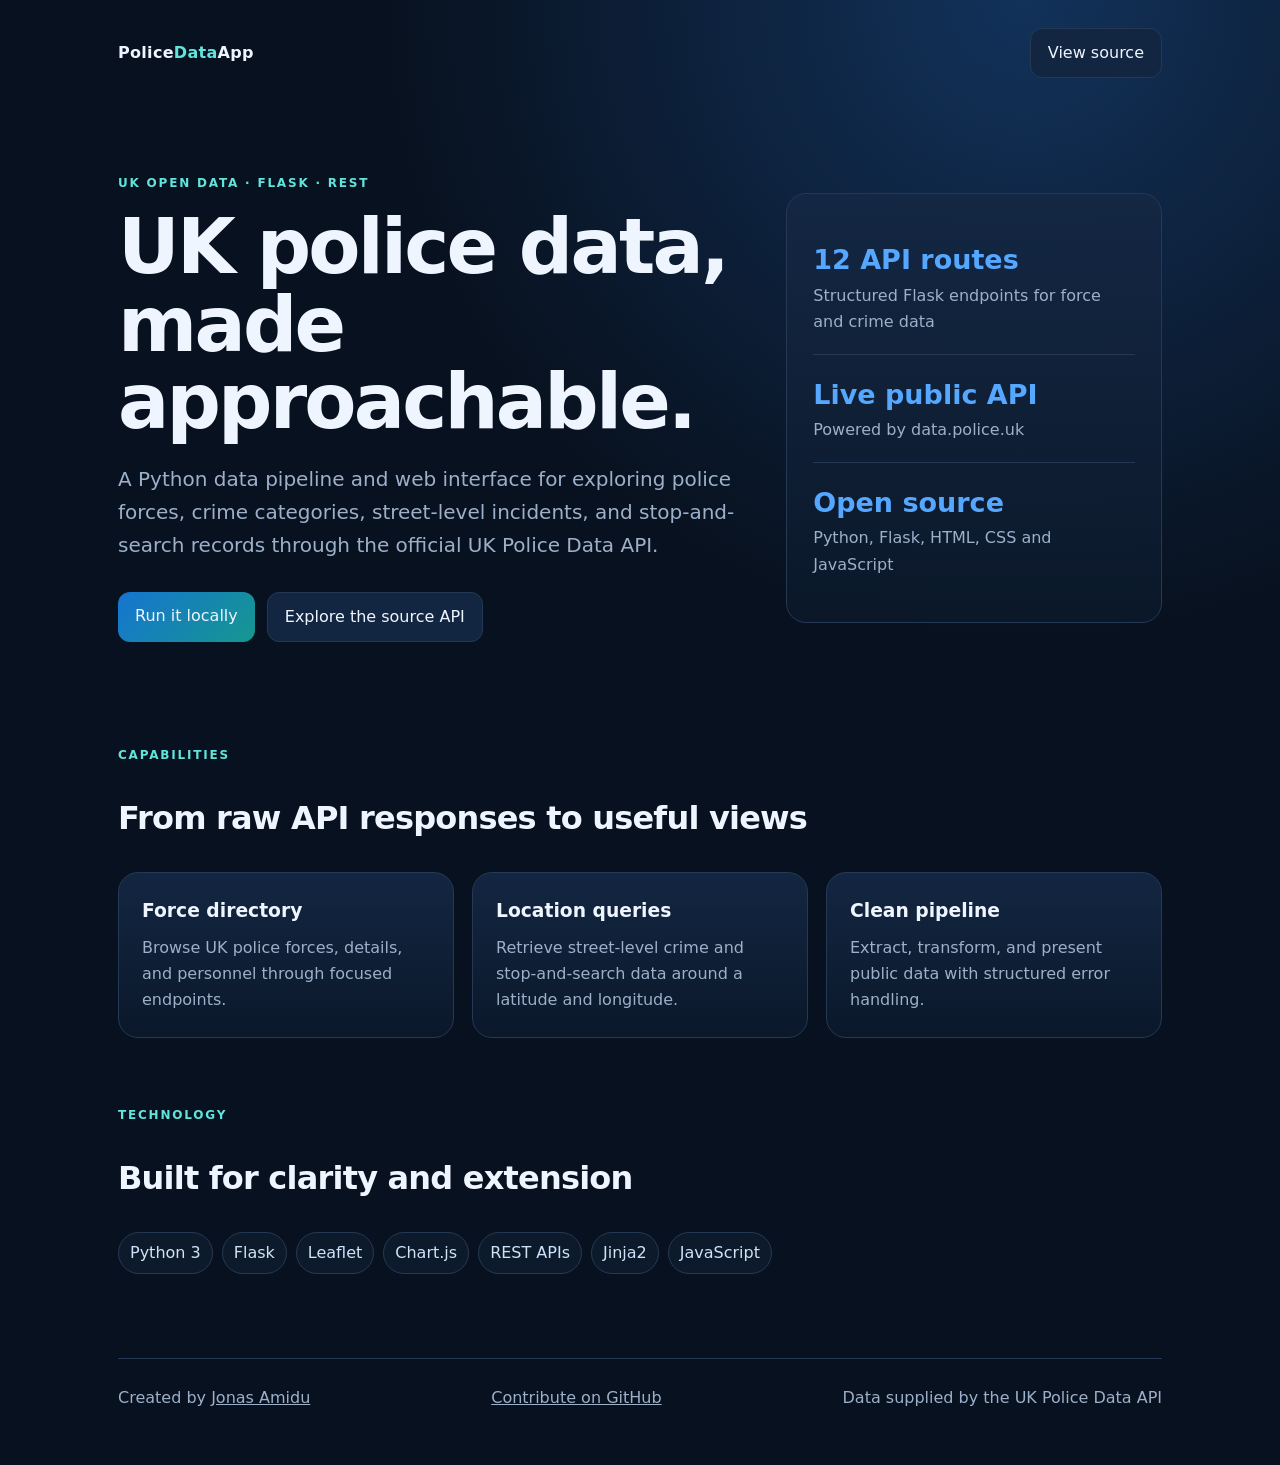
<file: docs/index.html>
<!doctype html>
<html lang="en">
<head>
  <meta charset="utf-8">
  <meta name="viewport" content="width=device-width, initial-scale=1">
  <meta name="author" content="Jonas Amidu">
  <meta name="description" content="PoliceDataApp makes UK Police Data API information easier to explore.">
  <title>PoliceDataApp | UK Police Data Explorer</title>
  <style>
    :root{color-scheme:dark;--bg:#08111f;--panel:#101d31;--line:#263954;--ink:#eef5ff;--muted:#9db0c9;--blue:#55a7ff;--cyan:#61e4db}
    *{box-sizing:border-box}body{margin:0;background:radial-gradient(circle at 80% 0,#12325a 0,transparent 36%),var(--bg);color:var(--ink);font:16px/1.65 Inter,ui-sans-serif,system-ui,-apple-system,"Segoe UI",sans-serif}a{color:inherit}.wrap{max-width:1100px;margin:auto;padding:28px}.nav{display:flex;align-items:center;justify-content:space-between}.brand{font-weight:800;letter-spacing:.3px}.brand span{color:var(--cyan)}.button{display:inline-block;padding:11px 17px;border:1px solid var(--line);border-radius:12px;text-decoration:none;background:#132641}.button.primary{background:linear-gradient(135deg,#1674d1,#15978f);border:0}.hero{padding:96px 0 70px;display:grid;grid-template-columns:1.25fr .75fr;gap:42px;align-items:center}.eyebrow{color:var(--cyan);font-weight:700;text-transform:uppercase;letter-spacing:1.8px;font-size:12px}h1{font-size:clamp(42px,7vw,76px);line-height:1.02;letter-spacing:-2.8px;margin:14px 0 22px}.lead{font-size:20px;color:var(--muted);max-width:680px}.actions{display:flex;gap:12px;flex-wrap:wrap;margin-top:30px}.statbox,.card{background:linear-gradient(180deg,rgba(20,39,67,.95),rgba(11,24,42,.95));border:1px solid var(--line);border-radius:20px}.statbox{padding:26px}.stat{padding:18px 0;border-bottom:1px solid var(--line)}.stat:last-child{border:0}.stat b{display:block;font-size:27px;color:var(--blue)}.stat span{color:var(--muted)}section{padding:34px 0}h2{font-size:32px;letter-spacing:-.8px}.grid{display:grid;grid-template-columns:repeat(3,1fr);gap:18px}.card{padding:23px}.card h3{margin:0 0 8px}.card p{color:var(--muted);margin:0}.stack{display:flex;gap:9px;flex-wrap:wrap}.tag{border:1px solid var(--line);padding:7px 11px;border-radius:999px;color:#cfe2fa;background:#0d1a2c}footer{margin-top:50px;padding:26px 0;border-top:1px solid var(--line);color:var(--muted);display:flex;justify-content:space-between;gap:20px}@media(max-width:780px){.hero{grid-template-columns:1fr;padding-top:64px}.grid{grid-template-columns:1fr}.nav .button{display:none}h1{letter-spacing:-1.5px}}
  </style>
</head>
<body>
  <div class="wrap">
    <nav class="nav"><div class="brand">Police<span>Data</span>App</div><a class="button" href="https://github.com/JonasAmidu/PoliceDataApp">View source</a></nav>
    <main>
      <header class="hero">
        <div>
          <div class="eyebrow">UK open data · Flask · REST</div>
          <h1>UK police data,<br>made approachable.</h1>
          <p class="lead">A Python data pipeline and web interface for exploring police forces, crime categories, street-level incidents, and stop-and-search records through the official UK Police Data API.</p>
          <div class="actions"><a class="button primary" href="https://github.com/JonasAmidu/PoliceDataApp#run-locally">Run it locally</a><a class="button" href="https://data.police.uk/docs/">Explore the source API</a></div>
        </div>
        <aside class="statbox">
          <div class="stat"><b>12 API routes</b><span>Structured Flask endpoints for force and crime data</span></div>
          <div class="stat"><b>Live public API</b><span>Powered by data.police.uk</span></div>
          <div class="stat"><b>Open source</b><span>Python, Flask, HTML, CSS and JavaScript</span></div>
        </aside>
      </header>
      <section><div class="eyebrow">Capabilities</div><h2>From raw API responses to useful views</h2><div class="grid">
        <article class="card"><h3>Force directory</h3><p>Browse UK police forces, details, and personnel through focused endpoints.</p></article>
        <article class="card"><h3>Location queries</h3><p>Retrieve street-level crime and stop-and-search data around a latitude and longitude.</p></article>
        <article class="card"><h3>Clean pipeline</h3><p>Extract, transform, and present public data with structured error handling.</p></article>
      </div></section>
      <section><div class="eyebrow">Technology</div><h2>Built for clarity and extension</h2><div class="stack"><span class="tag">Python 3</span><span class="tag">Flask</span><span class="tag">Leaflet</span><span class="tag">Chart.js</span><span class="tag">REST APIs</span><span class="tag">Jinja2</span><span class="tag">JavaScript</span></div></section>
    </main>
    <footer style="flex-wrap:wrap"><span>Created by <a href="https://github.com/JonasAmidu" target="_blank" rel="author noopener noreferrer">Jonas Amidu</a></span><a href="https://github.com/JonasAmidu/PoliceDataApp" target="_blank" rel="noopener noreferrer">Contribute on GitHub</a><span>Data supplied by the UK Police Data API</span></footer>
  </div>
</body>
</html>
</file>
